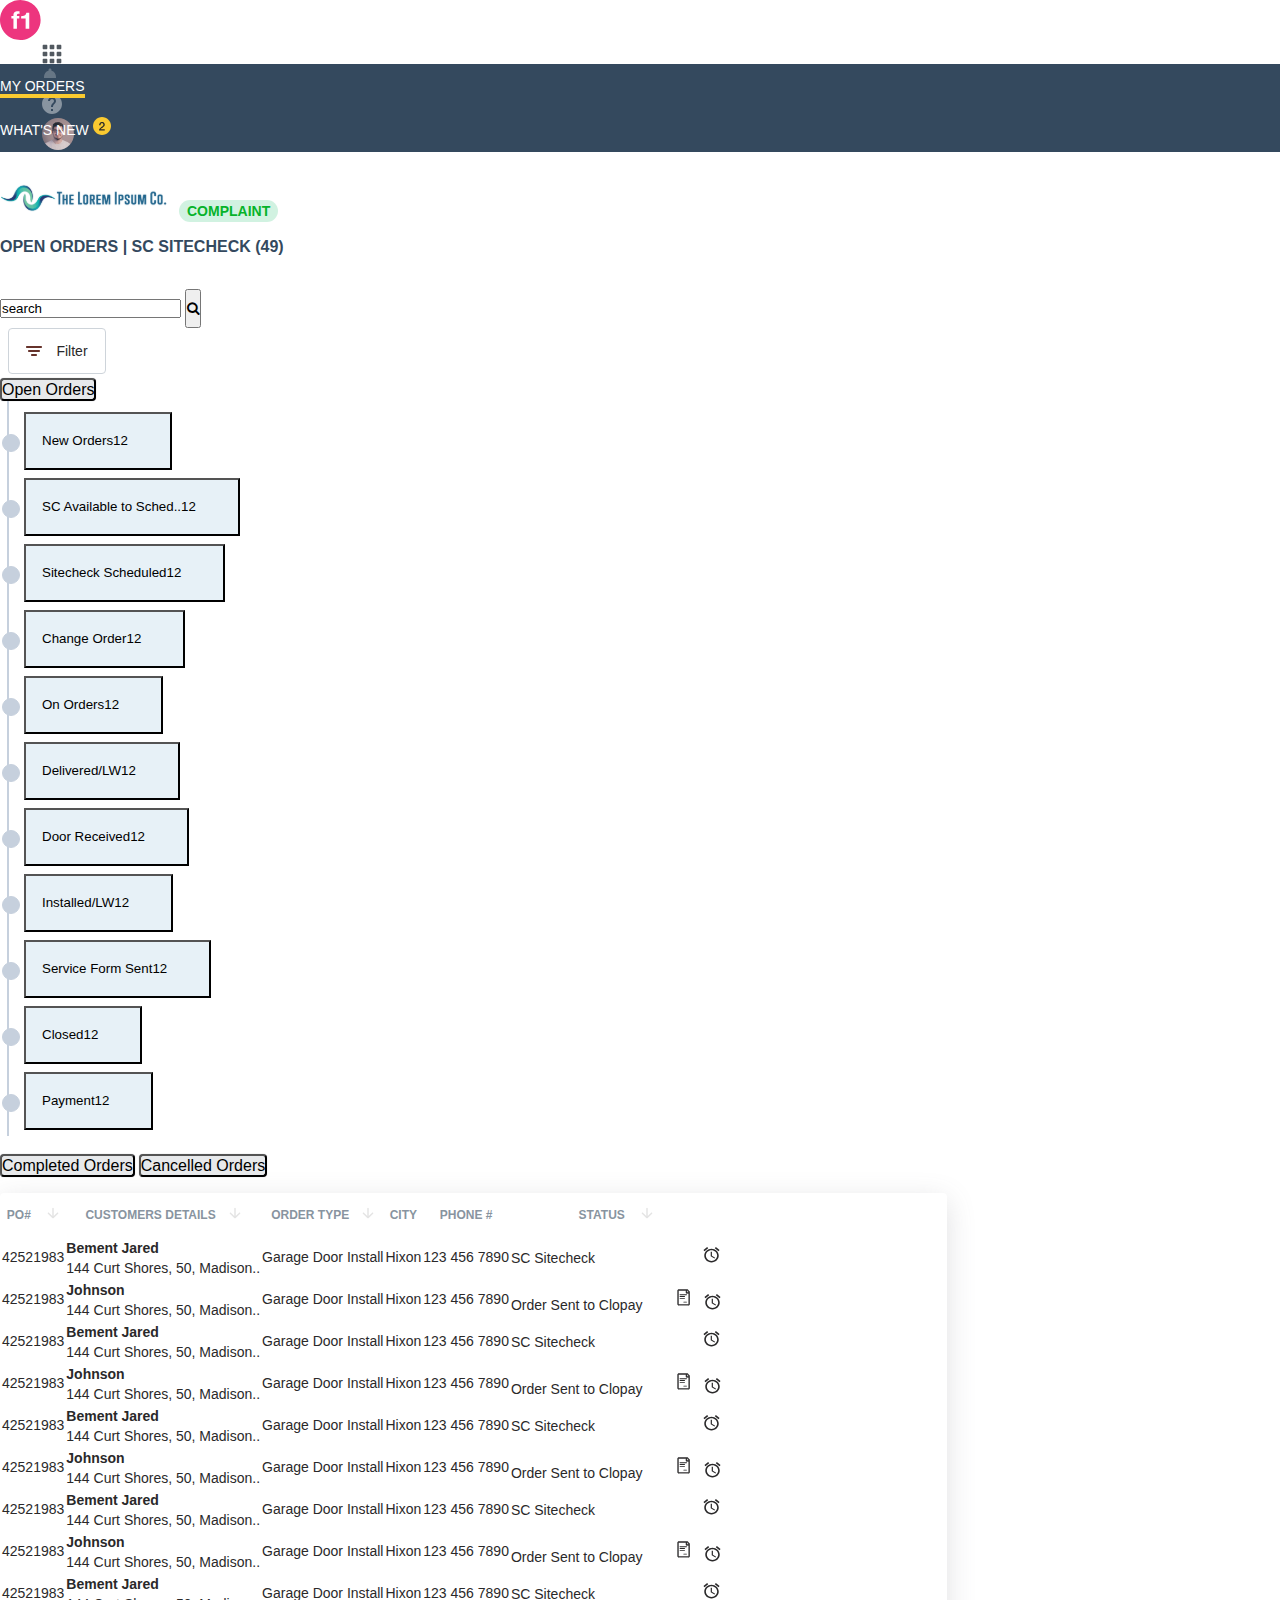
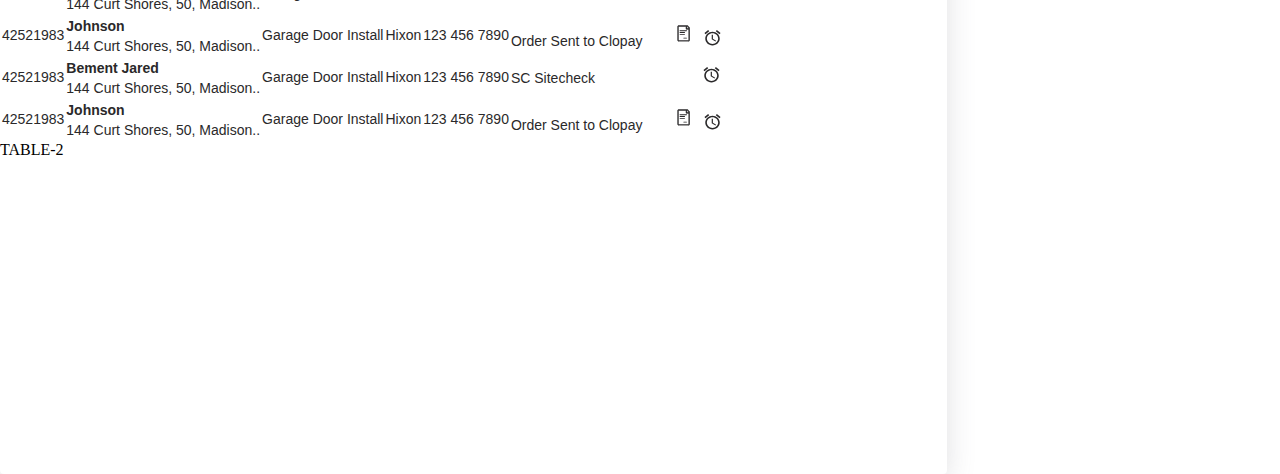
<file: index.html>
<!DOCTYPE html>
<html lang="en">
  <head>
    <meta charset="UTF-8" />
    <meta http-equiv="X-UA-Compatible" content="IE=edge" />
    <meta name="viewport" content="width=device-width, initial-scale=1.0" />
    <title>f1 Studioz.com</title>
    <link rel="stylesheet" href="style.css" />
    <link href="https://fonts.cdnfonts.com/css/helvetica-neue-9" rel="stylesheet">
                
    <link
      href="https://cdn.jsdelivr.net/npm/bootstrap@5.0.2/dist/css/bootstrap.min.css"
      rel="stylesheet"
      integrity="sha384-EVSTQN3/azprG1Anm3QDgpJLIm9Nao0Yz1ztcQTwFspd3yD65VohhpuuCOmLASjC"
      crossorigin="anonymous"
    />
    <link
      rel="stylesheet"
      href="https://cdnjs.cloudflare.com/ajax/libs/font-awesome/4.7.0/css/font-awesome.min.css"
    />
    <script
      src="https://cdn.jsdelivr.net/npm/bootstrap@5.0.2/dist/js/bootstrap.bundle.min.js"
      integrity="sha384-MrcW6ZMFYlzcLA8Nl+NtUVF0sA7MsXsP1UyJoMp4YLEuNSfAP+JcXn/tWtIaxVXM"
      crossorigin="anonymous"
    ></script>
  </head>
  <body>
    <!-- navbar -->
    <nav class="d-flex navbar bg-dark">
      <div class="container-fluid row-nav">
        <div class="logo">
          <a href="#"><img class="logo-v" src="images/f1.svg" alt="" /></a>
          <a href="#"><img class="logo-v" src="images/studioz.svg" alt="" /></a>
        </div>
        <ul class="d-flex m-0 my-auto">
          <li>
            <a class="nav-a" href="#"><img class="logo-v"  src="images/Mask.svg" alt="" /></a>
          </li>
          <li>
            <a class="nav-a" href="#"
              ><img class="logo-v"  src="images/notification.svg" alt=""
            /></a>
          </li>
          <li>
            <a class="nav-a" href="#"
              ><img class="logo-v"  src="images/qstnmark.svg" alt=""
            /></a>
          </li>
          <li>
            <a class="nav-a" href="#"
              ><img class="logo-v"  src="images/Oval Copy 2.svg" alt=""
            /></a>
          </li>
        </ul>
      </div>
    </nav>
    <!--end navbar -->
    <ul class="nav nav-tabs" id="myTab" role="tablist">
      <li class="nav-item" role="presentation">
        <a
          class="nav-link active"
          id="home-tab"
          data-bs-toggle="tab"
          href="#home"
          type="button"
          role="tab"
          aria-controls="home"
          aria-selected="true"
        >
          MY ORDERS
        </a>
      </li>
      <li class="nav-item h" role="presentation">
        <a
          class="nav-link"
          id="profile-tab"
          data-bs-toggle="tab"
          href="#profile"
          type="button"
          role="tab"
          aria-controls="profile"
          aria-selected="false"
        >
          WHAT'S NEW
      <img src="images/yellow2.svg" alt="">
        </a>
      </li>
    </ul>
    <div class="tab-content" id="myTabContent">
      <div
        class="tab-pane fade show active"
        id="home"
        role="tabpanel"
        aria-labelledby="home-tab"
      ></div>
      <div
        class="tab-pane fade"
        id="profile"
        role="tabpanel"
        aria-labelledby="profile-tab"
      ></div>
    </div>
    <!-- nav-tab --end -->
    <!-- searchbar -->
   
    <div class="container-fluid">
      <nav class="d-flex  justify-content-between">
            <div class="logo2 h-36  d-flex">
              <a  class="logo-2"ref="#"><img  class="logo-2" src="images/Bitmap (1).svg" alt="" /></a>
              <span><a class="green ">COMPLAINT</a></span>
              <h5 class="black-text">Open Orders | SC Sitecheck (49)</h5>
            </div>
            <ul class=" m-top d-flex ">
             
              <li>
                <div class="input-group newbtn search-btn">
                  <input class="form-control border-end-0 border" value="search" id="example-search-input">
                  <span class="input-group-append">
                      <button class="newbtn-a btn btn-outline-secondary bg-white border-start-0 border ms-n5" type="button">
                          <i class="fa fa-search"></i>
                      </button>
                  </span>
              </div>
              </li>
              <li>
                <div class="filter-btn">
            <img class="filter-img" src="images/filter.svg" alt="">
               <a  class="filter" href="#"> Filter</a>
              </div>
              </li>
            </ul>
          </div>
        </nav>
      </div>
    </div>
    <!-- end of searchbar -->
    <!-- collaps and table -->
    <div class="container-fluid">
      <div class="row  row-a">
        <div class="col-3">
      <div class="accordion" id="accordionExample">
        <div class="accordion-item">
          <h2 class="accordion-header" id="headingTwo">
            <button class="accordion-button collapsed" type="button" data-bs-toggle="collapse" data-bs-target="#collapseTwo" aria-expanded="false" aria-controls="collapseTwo">
              Open Orders
            </button>
          </h2>
          <div id="collapseTwo" class="accordion-collapse collapse" aria-labelledby="headingTwo" data-bs-parent="#accordionExample">
            <div class="accordion-body">
              <div class="d-flex align-items-start">
                <div class="nav flex-column nav-pills me-3" id="v-pills-tab" role="tablist" aria-orientation="vertical">
                  <button class="nav-link active" id="v-pills-home-tab" data-bs-toggle="pill" data-bs-target="#v-pills-home" type="button" role="tab" aria-controls="v-pills-home" aria-selected="true"><a class="space-btween" href="index2.html">New Orders<span class="mr-42">12</span></a> </button>
                  <button class="nav-link" id="v-pills-profile-tab" data-bs-toggle="pill" data-bs-target="#v-pills-profile" type="button" role="tab" aria-controls="v-pills-profile" aria-selected="false"> <a class="space-btween"  href="index2.html">SC Available to Sched..<span class="mr-42">12</span></a> </button>
                  <button class="nav-link active" id="v-pills-home-tab" data-bs-toggle="pill" data-bs-target="#v-pills-home" type="button" role="tab" aria-controls="v-pills-home" aria-selected="true"><a class="space-btween"  href="#"> Sitecheck Scheduled<span class="mr-42">12</span></a></button>
                  <button class="nav-link active" id="v-pills-home-tab" data-bs-toggle="pill" data-bs-target="#v-pills-home" type="button" role="tab" aria-controls="v-pills-home" aria-selected="true"><a class="space-btween"  href="#">Change Order<span class="mr-42">12</span></a> </button>
                  <button class="nav-link active" id="v-pills-home-tab" data-bs-toggle="pill" data-bs-target="#v-pills-home" type="button" role="tab" aria-controls="v-pills-home" aria-selected="true"> <a class="space-btween"  href="#">On Orders<span class="mr-42">12</span></a></button>
                  <button class="nav-link active" id="v-pills-home-tab" data-bs-toggle="pill" data-bs-target="#v-pills-home" type="button" role="tab" aria-controls="v-pills-home" aria-selected="true"><a class="space-btween"  href="#">Delivered/LW<span class="mr-42">12</span></a></button>
                  <button class="nav-link active" id="v-pills-home-tab" data-bs-toggle="pill" data-bs-target="#v-pills-home" type="button" role="tab" aria-controls="v-pills-home" aria-selected="true"><a class="space-btween"  href="#"> Door Received<span class="mr-42">12</span></a></button>
                  <button class="nav-link active" id="v-pills-home-tab" data-bs-toggle="pill" data-bs-target="#v-pills-home" type="button" role="tab" aria-controls="v-pills-home" aria-selected="true"><a class="space-btween"  href="#">Installed/LW<span class="mr-42">12</span></a> </button>
                  <button class="nav-link active" id="v-pills-home-tab" data-bs-toggle="pill" data-bs-target="#v-pills-home" type="button" role="tab" aria-controls="v-pills-home" aria-selected="true"><a class="space-btween"  href="#"> Service Form Sent<span class="mr-42">12</span></a></button>
                  <button class="nav-link active" id="v-pills-home-tab" data-bs-toggle="pill" data-bs-target="#v-pills-home" type="button" role="tab" aria-controls="v-pills-home" aria-selected="true"><a class="space-btween"  href="#">Closed<span class="mr-42">12</span></a> </button>
                  <button class="nav-link active" id="v-pills-home-tab" data-bs-toggle="pill" data-bs-target="#v-pills-home" type="button" role="tab" aria-controls="v-pills-home" aria-selected="true"> <a class="space-btween"  href="#">Payment<span class="mr-42">12</span></a> </button>
                </div>
                
              </div>
              </div>
            </div>
  
  
          <!-- "" -->
     
      
       </div>
      </div>
      <button class="accordion-button collapsed m-16" type="button" data-bs-toggle="collapse" data-bs-target="#collapseTwo" aria-expanded="false" aria-controls="collapseTwo">
        Completed Orders
      </button>
      <button class="accordion-button collapsed" type="button" data-bs-toggle="collapse" data-bs-target="#collapseTwo" aria-expanded="false" aria-controls="collapseTwo">
        Cancelled Orders
      </button>
      </div>
       <div class="col-9">
        
        <div class="tab-content" id="v-pills-tabContent">
          <div class="tab-pane fade show active" id="v-pills-home" role="tabpanel" aria-labelledby="v-pills-home-tab">
            <div class="table-responsive">
            <table class="table table-striped table table-bordered caption-top">

              <thead>
                <tr>
                  <th scope="col"><a class="table-a" href="#">PO# <span class="path"><img  src="images/Path.svg" alt=""></span></a></th>
                  <th scope="col"><a class="table-a"href="#">CUSTOMERS DETAILS<span class="path"><img  src="images/Path.svg" alt=""></span></a></th>
                  <th scope="col"><a class="table-a"href="#">ORDER TYPE<span class="path"><img  src="images/Path.svg" alt=""></span></a></th>
                  <th scope="col"><a class="table-a" href="#">CITY</a></th>
                  <th scope="col"><a class="table-a"href="#">PHONE #</a></th>
                  <th scope="col"><a class="table-a"href="#">STATUS <span class="path"><img  src="images/Path.svg" alt=""></span></a></th>
                  
                </tr>
              </thead>
              <tbody>
                <tr>
                  <th class="th" scope="row">42521983</th>
                  <td><a class="customer"href="order.html"><h4 class="name">Bement Jared</h4>144 Curt Shores, 50, Madison..</a></td>
                  <td class="garage"><a class="install" href="order.html">Garage Door Install</a></td>
                  <td class="hixson"><a class="hixon-a" href="#">Hixon</a></td>
                  <td class="phone"><a class="phone-a" href="#">123 456 7890</a></td>
                  <td class="status"><a class="status-a" href="#">SC Sitecheck</a><span class="time"><img src="images/time.svg" alt=""></span></td>
                </tr>
                <tr>
                  <th class="th" scope="row">42521983</th>
                  <td><a class="customer"href="order.html"><h4 class="name">Johnson</h4>144 Curt Shores, 50, Madison..</a></td>
                  <td class="garage"><a class="install" href="order.html">Garage Door Install</a></td>
                  <td class="hixson"><a class="hixon-a" href="#">Hixon</a></td>
                  <td class="phone"><a class="phone-a" href="#">123 456 7890</a></td>
                  <td class="status"><a class="status-a" href="#">Order Sent to Clopay</a><span class="staus-img"><img src="images/status.svg" alt=""></span><span class="time-2"><img src="images/time.svg" alt=""></span></td>
                </tr>
                <tr>
                  <th class="th" scope="row">42521983</th>
                  <td><a class="customer"href="order.html"><h4 class="name">Bement Jared</h4>144 Curt Shores, 50, Madison..</a></td>
                  <td class="garage"><a class="install" href="order.html">Garage Door Install</a></td>
                  <td class="hixson"><a class="hixon-a" href="#">Hixon</a></td>
                  <td class="phone"><a class="phone-a" href="#">123 456 7890</a></td>
                  <td class="status"><a class="status-a" href="#">SC Sitecheck</a><span class="time"><img src="images/time.svg" alt=""></span></td>
                </tr>
                <tr>
                  <th class="th" scope="row">42521983</th>
                  <td><a class="customer"href="order.html"><h4 class="name">Johnson</h4>144 Curt Shores, 50, Madison..</a></td>
                  <td class="garage"><a class="install" href="#">Garage Door Install</a></td>
                  <td class="hixson"><a class="hixon-a" href="#">Hixon</a></td>
                  <td class="phone"><a class="phone-a" href="#">123 456 7890</a></td>
                  <td class="status"><a class="status-a" href="#">Order Sent to Clopay</a><span class="staus-img"><img src="images/status.svg" alt=""></span><span class="time-2"><img src="images/time.svg" alt=""></span></td>
                </tr>
                <tr>
                  <th class="th" scope="row">42521983</th>
                  <td><a class="customer"href="order.html"><h4 class="name">Bement Jared</h4>144 Curt Shores, 50, Madison..</a></td>
                  <td class="garage"><a class="install" href="order.html">Garage Door Install</a></td>
                  <td class="hixson"><a class="hixon-a" href="#">Hixon</a></td>
                  <td class="phone"><a class="phone-a" href="#">123 456 7890</a></td>
                  <td class="status"><a class="status-a" href="#">SC Sitecheck</a><span class="time"><img src="images/time.svg" alt=""></span></td>
                </tr>
                <tr>
                  <th class="th" scope="row">42521983</th>
                  <td><a class="customer"href="#"><h4 class="name">Johnson</h4>144 Curt Shores, 50, Madison..</a></td>
                  <td class="garage"><a class="install" href="#">Garage Door Install</a></td>
                  <td class="hixson"><a class="hixon-a" href="#">Hixon</a></td>
                  <td class="phone"><a class="phone-a" href="#">123 456 7890</a></td>
                  <td class="status"><a class="status-a" href="#">Order Sent to Clopay</a><span class="staus-img"><img src="images/status.svg" alt=""></span><span class="time-2"><img src="images/time.svg" alt=""></span></td>
                </tr>
                <tr>
                  <th class="th" scope="row">42521983</th>
                  <td><a class="customer"href="#"><h4 class="name">Bement Jared</h4>144 Curt Shores, 50, Madison..</a></td>
                  <td class="garage"><a class="install" href="#">Garage Door Install</a></td>
                  <td class="hixson"><a class="hixon-a" href="#">Hixon</a></td>
                  <td class="phone"><a class="phone-a" href="#">123 456 7890</a></td>
                  <td class="status"><a class="status-a" href="#">SC Sitecheck</a><span class="time"><img src="images/time.svg" alt=""></span></td>
                </tr>
                <tr>
                  <th class="th" scope="row">42521983</th>
                  <td><a class="customer"href="#"><h4 class="name">Johnson</h4>144 Curt Shores, 50, Madison..</a></td>
                  <td class="garage"><a class="install" href="#">Garage Door Install</a></td>
                  <td class="hixson"><a class="hixon-a" href="#">Hixon</a></td>
                  <td class="phone"><a class="phone-a" href="#">123 456 7890</a></td>
                  <td class="status"><a class="status-a" href="#">Order Sent to Clopay</a><span class="staus-img"><img src="images/status.svg" alt=""></span><span class="time-2"><img src="images/time.svg" alt=""></span></td>
                </tr>
                <tr>
                  <th class="th" scope="row">42521983</th>
                  <td><a class="customer"href="#"><h4 class="name">Bement Jared</h4>144 Curt Shores, 50, Madison..</a></td>
                  <td class="garage"><a class="install" href="#">Garage Door Install</a></td>
                  <td class="hixson"><a class="hixon-a" href="#">Hixon</a></td>
                  <td class="phone"><a class="phone-a" href="#">123 456 7890</a></td>
                  <td class="status"><a class="status-a" href="#">SC Sitecheck</a><span class="time"><img src="images/time.svg" alt=""></span></td>
                </tr>
                <tr>
                  <th class="th" scope="row">42521983</th>
                  <td><a class="customer"href="#"><h4 class="name">Johnson</h4>144 Curt Shores, 50, Madison..</a></td>
                  <td class="garage"><a class="install" href="#">Garage Door Install</a></td>
                  <td class="hixson"><a class="hixon-a" href="#">Hixon</a></td>
                  <td class="phone"><a class="phone-a" href="#">123 456 7890</a></td>
                  <td class="status"><a class="status-a" href="#">Order Sent to Clopay</a><span class="staus-img"><img src="images/status.svg" alt=""></span><span class="time-2"><img src="images/time.svg" alt=""></span></td>
                </tr>
                <tr>
                  <th class="th" scope="row">42521983</th>
                  <td><a class="customer"href="#"><h4 class="name">Bement Jared</h4>144 Curt Shores, 50, Madison..</a></td>
                  <td class="garage"><a class="install" href="#">Garage Door Install</a></td>
                  <td class="hixson"><a class="hixon-a" href="#">Hixon</a></td>
                  <td class="phone"><a class="phone-a" href="#">123 456 7890</a></td>
                  <td class="status"><a class="status-a" href="#">SC Sitecheck</a><span class="time"><img src="images/time.svg" alt=""></span></td>
                </tr>
                <tr>
                  <th class="th" scope="row">42521983</th>
                  <td><a class="customer"href="#"><h4 class="name">Johnson</h4>144 Curt Shores, 50, Madison..</a></td>
                  <td class="garage"><a class="install" href="#">Garage Door Install</a></td>
                  <td class="hixson"><a class="hixon-a" href="#">Hixon</a></td>
                  <td class="phone"><a class="phone-a" href="#">123 456 7890</a></td>
                  <td class="status"><a class="status-a" href="#">Order Sent to Clopay</a><span class="staus-img"><img src="images/status.svg" alt=""></span><span class="time-2"><img src="images/time.svg" alt=""></span></td>
                </tr>
               
               </tbody>
              </thead>
            </table>
          </div>
          </div>
           <div class="tab-pane fade" id="v-pills-profile" role="tabpanel" aria-labelledby="v-pills-profile-tab">TABLE-2<table class="table caption-top">
          </div> 
        </div>
        </div>
        </div>
    </div>
  </body>
</html>
</file>
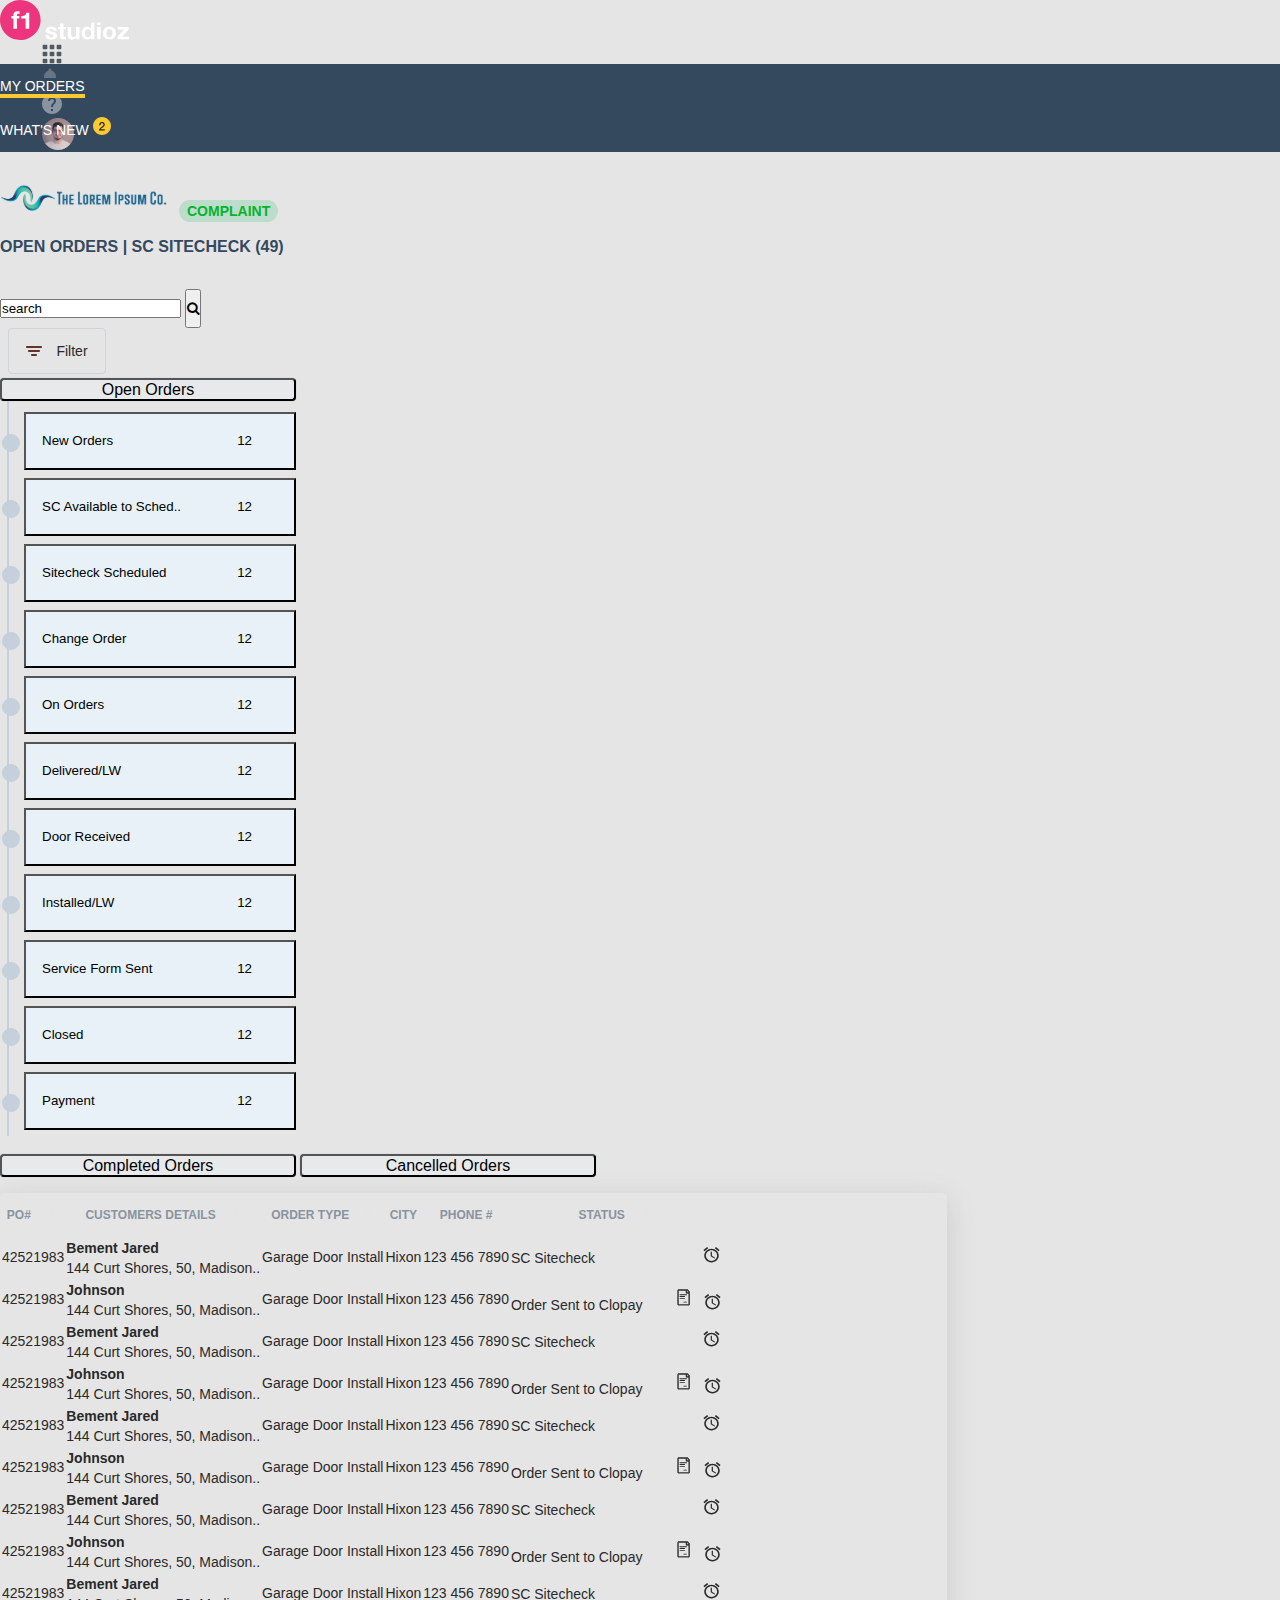
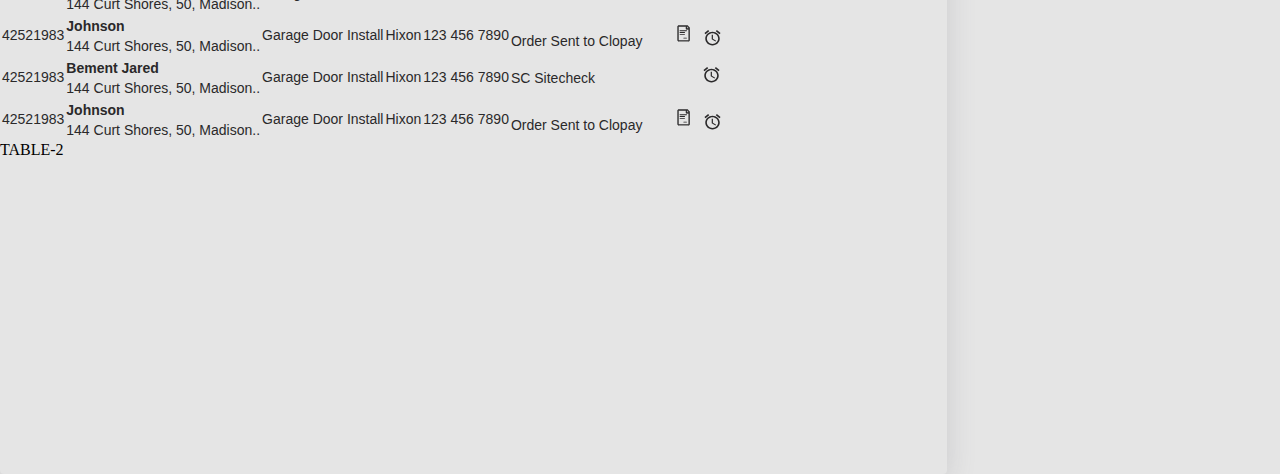
<file: index2.html>
<!DOCTYPE html>
<html lang="en">
  <head>
    <meta charset="UTF-8" />
    <meta http-equiv="X-UA-Compatible" content="IE=edge" />
    <meta name="viewport" content="width=device-width, initial-scale=1.0" />
    <title>table</title>
    <link rel="stylesheet" href="style2.css" />
    <link href="https://fonts.cdnfonts.com/css/helvetica-neue-9" rel="stylesheet">
                
    <link
      href="https://cdn.jsdelivr.net/npm/bootstrap@5.0.2/dist/css/bootstrap.min.css"
      rel="stylesheet"
      integrity="sha384-EVSTQN3/azprG1Anm3QDgpJLIm9Nao0Yz1ztcQTwFspd3yD65VohhpuuCOmLASjC"
      crossorigin="anonymous"
    />
    <link
      rel="stylesheet"
      href="https://cdnjs.cloudflare.com/ajax/libs/font-awesome/4.7.0/css/font-awesome.min.css"
    />
    <script
      src="https://cdn.jsdelivr.net/npm/bootstrap@5.0.2/dist/js/bootstrap.bundle.min.js"
      integrity="sha384-MrcW6ZMFYlzcLA8Nl+NtUVF0sA7MsXsP1UyJoMp4YLEuNSfAP+JcXn/tWtIaxVXM"
      crossorigin="anonymous"
    ></script>
  </head>
  <body>
    <!-- navbar -->
    <nav class="d-flex navbar bg-dark">
      <div class="container-fluid row-nav">
        <div class="logo">
          <a href="#"><img class="logo-v" src="images/f1.svg" alt="" /></a>
          <a href="#"><img class="logo-v" src="images/studioz.svg" alt="" /></a>
        </div>
        <ul class="d-flex m-0 my-auto">
          <li>
            <a class="nav-a" href="#"><img class="logo-v"  src="images/Mask.svg" alt="" /></a>
          </li>
          <li>
            <a class="nav-a" href="#"
              ><img class="logo-v"  src="images/notification.svg" alt=""
            /></a>
          </li>
          <li>
            <a class="nav-a" href="#"
              ><img class="logo-v"  src="images/qstnmark.svg" alt=""
            /></a>
          </li>
          <li>
            <a class="nav-a" href="#"
              ><img class="logo-v"  src="images/Oval Copy 2.svg" alt=""
            /></a>
          </li>
        </ul>
      </div>
    </nav>
    <!--end navbar -->
    <ul class="nav nav-tabs" id="myTab" role="tablist">
      <li class="nav-item" role="presentation">
        <a
          class="nav-link active"
          id="home-tab"
          data-bs-toggle="tab"
          href="#home"
          type="button"
          role="tab"
          aria-controls="home"
          aria-selected="true"
        >
          MY ORDERS
        </a>
      </li>
      <li class="nav-item h" role="presentation">
        <a
          class="nav-link"
          id="profile-tab"
          data-bs-toggle="tab"
          href="#profile"
          type="button"
          role="tab"
          aria-controls="profile"
          aria-selected="false"
        >
          WHAT'S NEW
      <img src="images/yellow2.svg" alt="">
        </a>
      </li>
    </ul>
    <div class="tab-content" id="myTabContent">
      <div
        class="tab-pane fade show active"
        id="home"
        role="tabpanel"
        aria-labelledby="home-tab"
      ></div>
      <div
        class="tab-pane fade"
        id="profile"
        role="tabpanel"
        aria-labelledby="profile-tab"
      ></div>
    </div>
    <!-- nav-tab --end -->
    <!-- searchbar -->
   
    <div class="container-fluid">
      <nav class="d-flex  justify-content-between">
            <div class="logo2 h-36  d-flex">
              <a  class="logo-2"ref="#"><img  class="logo-2" src="images/Bitmap (1).svg" alt="" /></a>
              <span><a class="green ">COMPLAINT</a></span>
              <h5 class="black-text">Open Orders | SC Sitecheck (49)</h5>
            </div>
            <ul class=" m-top d-flex ">
             
              <li>
                <div class="input-group newbtn search-btn">
                  <input class="form-control border-end-0 border" value="search" id="example-search-input">
                  <span class="input-group-append">
                      <button class="newbtn-a btn btn-outline-secondary bg-white border-start-0 border ms-n5" type="button">
                          <i class="fa fa-search"></i>
                      </button>
                  </span>
              </div>
              </li>
              <li>
                <div class="filter-btn">
            <img class="filter-img" src="images/filter.svg" alt="">
               <a  class="filter" href="#"> Filter</a>
              </div>
              </li>
            </ul>
          </div>
        </nav>
      </div>
    </div>
    <!-- end of searchbar -->
    <!-- collaps and table -->
    <div class="container-fluid">
      <div class="row  row-a">
        <div class="col-3 display-none">
      <div class="accordion" id="accordionExample">
        <div class="accordion-item">
          <h2 class="accordion-header" id="headingTwo">
            <button class="accordion-button collapsed" type="button" data-bs-toggle="collapse" data-bs-target="#collapseTwo" aria-expanded="false" aria-controls="collapseTwo">
              Open Orders
            </button>
          </h2>
          <div id="collapseTwo" class="accordion-collapse collapse" aria-labelledby="headingTwo" data-bs-parent="#accordionExample">
            <div class="accordion-body">
              <div class="d-flex align-items-start">
                <div class="nav flex-column nav-pills me-3" id="v-pills-tab" role="tablist" aria-orientation="vertical">
                  <button class="nav-link active" id="v-pills-home-tab" data-bs-toggle="pill" data-bs-target="#v-pills-home" type="button" role="tab" aria-controls="v-pills-home" aria-selected="true"><a class="space-btween" href="#">New Orders<span class="mr-42">12</span></a> </button>
                  <button class="nav-link" id="v-pills-profile-tab" data-bs-toggle="pill" data-bs-target="#v-pills-profile" type="button" role="tab" aria-controls="v-pills-profile" aria-selected="false"> <a class="space-btween"  href="#">SC Available to Sched..<span class="mr-42">12</span></a> </button>
                  <button class="nav-link active" id="v-pills-home-tab" data-bs-toggle="pill" data-bs-target="#v-pills-home" type="button" role="tab" aria-controls="v-pills-home" aria-selected="true"><a class="space-btween"  href="#"> Sitecheck Scheduled<span class="mr-42">12</span></a></button>
                  <button class="nav-link active" id="v-pills-home-tab" data-bs-toggle="pill" data-bs-target="#v-pills-home" type="button" role="tab" aria-controls="v-pills-home" aria-selected="true"><a class="space-btween"  href="#">Change Order<span class="mr-42">12</span></a> </button>
                  <button class="nav-link active" id="v-pills-home-tab" data-bs-toggle="pill" data-bs-target="#v-pills-home" type="button" role="tab" aria-controls="v-pills-home" aria-selected="true"> <a class="space-btween"  href="#">On Orders<span class="mr-42">12</span></a></button>
                  <button class="nav-link active" id="v-pills-home-tab" data-bs-toggle="pill" data-bs-target="#v-pills-home" type="button" role="tab" aria-controls="v-pills-home" aria-selected="true"><a class="space-btween"  href="#">Delivered/LW<span class="mr-42">12</span></a></button>
                  <button class="nav-link active" id="v-pills-home-tab" data-bs-toggle="pill" data-bs-target="#v-pills-home" type="button" role="tab" aria-controls="v-pills-home" aria-selected="true"><a class="space-btween"  href="#"> Door Received<span class="mr-42">12</span></a></button>
                  <button class="nav-link active" id="v-pills-home-tab" data-bs-toggle="pill" data-bs-target="#v-pills-home" type="button" role="tab" aria-controls="v-pills-home" aria-selected="true"><a class="space-btween"  href="#">Installed/LW<span class="mr-42">12</span></a> </button>
                  <button class="nav-link active" id="v-pills-home-tab" data-bs-toggle="pill" data-bs-target="#v-pills-home" type="button" role="tab" aria-controls="v-pills-home" aria-selected="true"><a class="space-btween"  href="#"> Service Form Sent<span class="mr-42">12</span></a></button>
                  <button class="nav-link active" id="v-pills-home-tab" data-bs-toggle="pill" data-bs-target="#v-pills-home" type="button" role="tab" aria-controls="v-pills-home" aria-selected="true"><a class="space-btween"  href="#">Closed<span class="mr-42">12</span></a> </button>
                  <button class="nav-link active" id="v-pills-home-tab" data-bs-toggle="pill" data-bs-target="#v-pills-home" type="button" role="tab" aria-controls="v-pills-home" aria-selected="true"> <a class="space-btween"  href="#">Payment<span class="mr-42">12</span></a> </button>
                </div>
                
              </div>
              </div>
            </div>
  
  
          <!-- "" -->
     
      
       </div>
      </div>
      <button class="accordion-button collapsed m-16" type="button" data-bs-toggle="collapse" data-bs-target="#collapseTwo" aria-expanded="false" aria-controls="collapseTwo">
        Completed Orders
      </button>
      <button class="accordion-button collapsed" type="button" data-bs-toggle="collapse" data-bs-target="#collapseTwo" aria-expanded="false" aria-controls="collapseTwo">
        Cancelled Orders
      </button>
      </div>
       <div class="col-9">
        
        <div class="tab-content" id="v-pills-tabContent">
          <div class="tab-pane fade show active" id="v-pills-home" role="tabpanel" aria-labelledby="v-pills-home-tab">
            <div class="table-responsive">
            <table class="table table-striped table table-bordered caption-top">

              <thead>
                <tr>
                  <th scope="col"><a class="table-a" href="#">PO# <span class="path"><img  src="images/Path.svg" alt=""></span></a></th>
                  <th scope="col"><a class="table-a"href="#">CUSTOMERS DETAILS<span class="path"><img  src="images/Path.svg" alt=""></span></a></th>
                  <th scope="col"><a class="table-a"href="#">ORDER TYPE<span class="path"><img  src="images/Path.svg" alt=""></span></a></th>
                  <th scope="col"><a class="table-a" href="#">CITY</a></th>
                  <th scope="col"><a class="table-a"href="#">PHONE #</a></th>
                  <th scope="col"><a class="table-a"href="#">STATUS <span class="path"><img  src="images/Path.svg" alt=""></span></a></th>
                  
                </tr>
              </thead>
              <tbody>
                <tr>
                  <th class="th" scope="row">42521983</th>
                  <td><a class="customer"href="order.html"><h4 class="name">Bement Jared</h4>144 Curt Shores, 50, Madison..</a></td>
                  <td class="garage"><a class="install" href="order.html">Garage Door Install</a></td>
                  <td class="hixson"><a class="hixon-a" href="#">Hixon</a></td>
                  <td class="phone"><a class="phone-a" href="#">123 456 7890</a></td>
                  <td class="status"><a class="status-a" href="#">SC Sitecheck</a><span class="time"><img src="images/time.svg" alt=""></span></td>
                </tr>
                <tr>
                  <th class="th" scope="row">42521983</th>
                  <td><a class="customer"href="order.html"><h4 class="name">Johnson</h4>144 Curt Shores, 50, Madison..</a></td>
                  <td class="garage"><a class="install" href="order.html">Garage Door Install</a></td>
                  <td class="hixson"><a class="hixon-a" href="#">Hixon</a></td>
                  <td class="phone"><a class="phone-a" href="#">123 456 7890</a></td>
                  <td class="status"><a class="status-a" href="#">Order Sent to Clopay</a><span class="staus-img"><img src="images/status.svg" alt=""></span><span class="time-2"><img src="images/time.svg" alt=""></span></td>
                </tr>
                <tr>
                  <th class="th" scope="row">42521983</th>
                  <td><a class="customer"href="order.html"><h4 class="name">Bement Jared</h4>144 Curt Shores, 50, Madison..</a></td>
                  <td class="garage"><a class="install" href="order.html">Garage Door Install</a></td>
                  <td class="hixson"><a class="hixon-a" href="#">Hixon</a></td>
                  <td class="phone"><a class="phone-a" href="#">123 456 7890</a></td>
                  <td class="status"><a class="status-a" href="#">SC Sitecheck</a><span class="time"><img src="images/time.svg" alt=""></span></td>
                </tr>
                <tr>
                  <th class="th" scope="row">42521983</th>
                  <td><a class="customer"href="order.html"><h4 class="name">Johnson</h4>144 Curt Shores, 50, Madison..</a></td>
                  <td class="garage"><a class="install" href="#">Garage Door Install</a></td>
                  <td class="hixson"><a class="hixon-a" href="#">Hixon</a></td>
                  <td class="phone"><a class="phone-a" href="#">123 456 7890</a></td>
                  <td class="status"><a class="status-a" href="#">Order Sent to Clopay</a><span class="staus-img"><img src="images/status.svg" alt=""></span><span class="time-2"><img src="images/time.svg" alt=""></span></td>
                </tr>
                <tr>
                  <th class="th" scope="row">42521983</th>
                  <td><a class="customer"href="order.html"><h4 class="name">Bement Jared</h4>144 Curt Shores, 50, Madison..</a></td>
                  <td class="garage"><a class="install" href="order.html">Garage Door Install</a></td>
                  <td class="hixson"><a class="hixon-a" href="#">Hixon</a></td>
                  <td class="phone"><a class="phone-a" href="#">123 456 7890</a></td>
                  <td class="status"><a class="status-a" href="#">SC Sitecheck</a><span class="time"><img src="images/time.svg" alt=""></span></td>
                </tr>
                <tr>
                  <th class="th" scope="row">42521983</th>
                  <td><a class="customer"href="#"><h4 class="name">Johnson</h4>144 Curt Shores, 50, Madison..</a></td>
                  <td class="garage"><a class="install" href="#">Garage Door Install</a></td>
                  <td class="hixson"><a class="hixon-a" href="#">Hixon</a></td>
                  <td class="phone"><a class="phone-a" href="#">123 456 7890</a></td>
                  <td class="status"><a class="status-a" href="#">Order Sent to Clopay</a><span class="staus-img"><img src="images/status.svg" alt=""></span><span class="time-2"><img src="images/time.svg" alt=""></span></td>
                </tr>
                <tr>
                  <th class="th" scope="row">42521983</th>
                  <td><a class="customer"href="#"><h4 class="name">Bement Jared</h4>144 Curt Shores, 50, Madison..</a></td>
                  <td class="garage"><a class="install" href="#">Garage Door Install</a></td>
                  <td class="hixson"><a class="hixon-a" href="#">Hixon</a></td>
                  <td class="phone"><a class="phone-a" href="#">123 456 7890</a></td>
                  <td class="status"><a class="status-a" href="#">SC Sitecheck</a><span class="time"><img src="images/time.svg" alt=""></span></td>
                </tr>
                <tr>
                  <th class="th" scope="row">42521983</th>
                  <td><a class="customer"href="#"><h4 class="name">Johnson</h4>144 Curt Shores, 50, Madison..</a></td>
                  <td class="garage"><a class="install" href="#">Garage Door Install</a></td>
                  <td class="hixson"><a class="hixon-a" href="#">Hixon</a></td>
                  <td class="phone"><a class="phone-a" href="#">123 456 7890</a></td>
                  <td class="status"><a class="status-a" href="#">Order Sent to Clopay</a><span class="staus-img"><img src="images/status.svg" alt=""></span><span class="time-2"><img src="images/time.svg" alt=""></span></td>
                </tr>
                <tr>
                  <th class="th" scope="row">42521983</th>
                  <td><a class="customer"href="#"><h4 class="name">Bement Jared</h4>144 Curt Shores, 50, Madison..</a></td>
                  <td class="garage"><a class="install" href="#">Garage Door Install</a></td>
                  <td class="hixson"><a class="hixon-a" href="#">Hixon</a></td>
                  <td class="phone"><a class="phone-a" href="#">123 456 7890</a></td>
                  <td class="status"><a class="status-a" href="#">SC Sitecheck</a><span class="time"><img src="images/time.svg" alt=""></span></td>
                </tr>
                <tr>
                  <th class="th" scope="row">42521983</th>
                  <td><a class="customer"href="#"><h4 class="name">Johnson</h4>144 Curt Shores, 50, Madison..</a></td>
                  <td class="garage"><a class="install" href="#">Garage Door Install</a></td>
                  <td class="hixson"><a class="hixon-a" href="#">Hixon</a></td>
                  <td class="phone"><a class="phone-a" href="#">123 456 7890</a></td>
                  <td class="status"><a class="status-a" href="#">Order Sent to Clopay</a><span class="staus-img"><img src="images/status.svg" alt=""></span><span class="time-2"><img src="images/time.svg" alt=""></span></td>
                </tr>
                <tr>
                  <th class="th" scope="row">42521983</th>
                  <td><a class="customer"href="#"><h4 class="name">Bement Jared</h4>144 Curt Shores, 50, Madison..</a></td>
                  <td class="garage"><a class="install" href="#">Garage Door Install</a></td>
                  <td class="hixson"><a class="hixon-a" href="#">Hixon</a></td>
                  <td class="phone"><a class="phone-a" href="#">123 456 7890</a></td>
                  <td class="status"><a class="status-a" href="#">SC Sitecheck</a><span class="time"><img src="images/time.svg" alt=""></span></td>
                </tr>
                <tr>
                  <th class="th" scope="row">42521983</th>
                  <td><a class="customer"href="#"><h4 class="name">Johnson</h4>144 Curt Shores, 50, Madison..</a></td>
                  <td class="garage"><a class="install" href="#">Garage Door Install</a></td>
                  <td class="hixson"><a class="hixon-a" href="#">Hixon</a></td>
                  <td class="phone"><a class="phone-a" href="#">123 456 7890</a></td>
                  <td class="status"><a class="status-a" href="#">Order Sent to Clopay</a><span class="staus-img"><img src="images/status.svg" alt=""></span><span class="time-2"><img src="images/time.svg" alt=""></span></td>
                </tr>
               
               </tbody>
              </thead>
            </table>
          </div>
          </div>
           <div class="tab-pane fade" id="v-pills-profile" role="tabpanel" aria-labelledby="v-pills-profile-tab">TABLE-2<table class="table caption-top">
          </div> 
        </div>
        </div>
        </div>
    </div>
  </body>
</html>
</file>
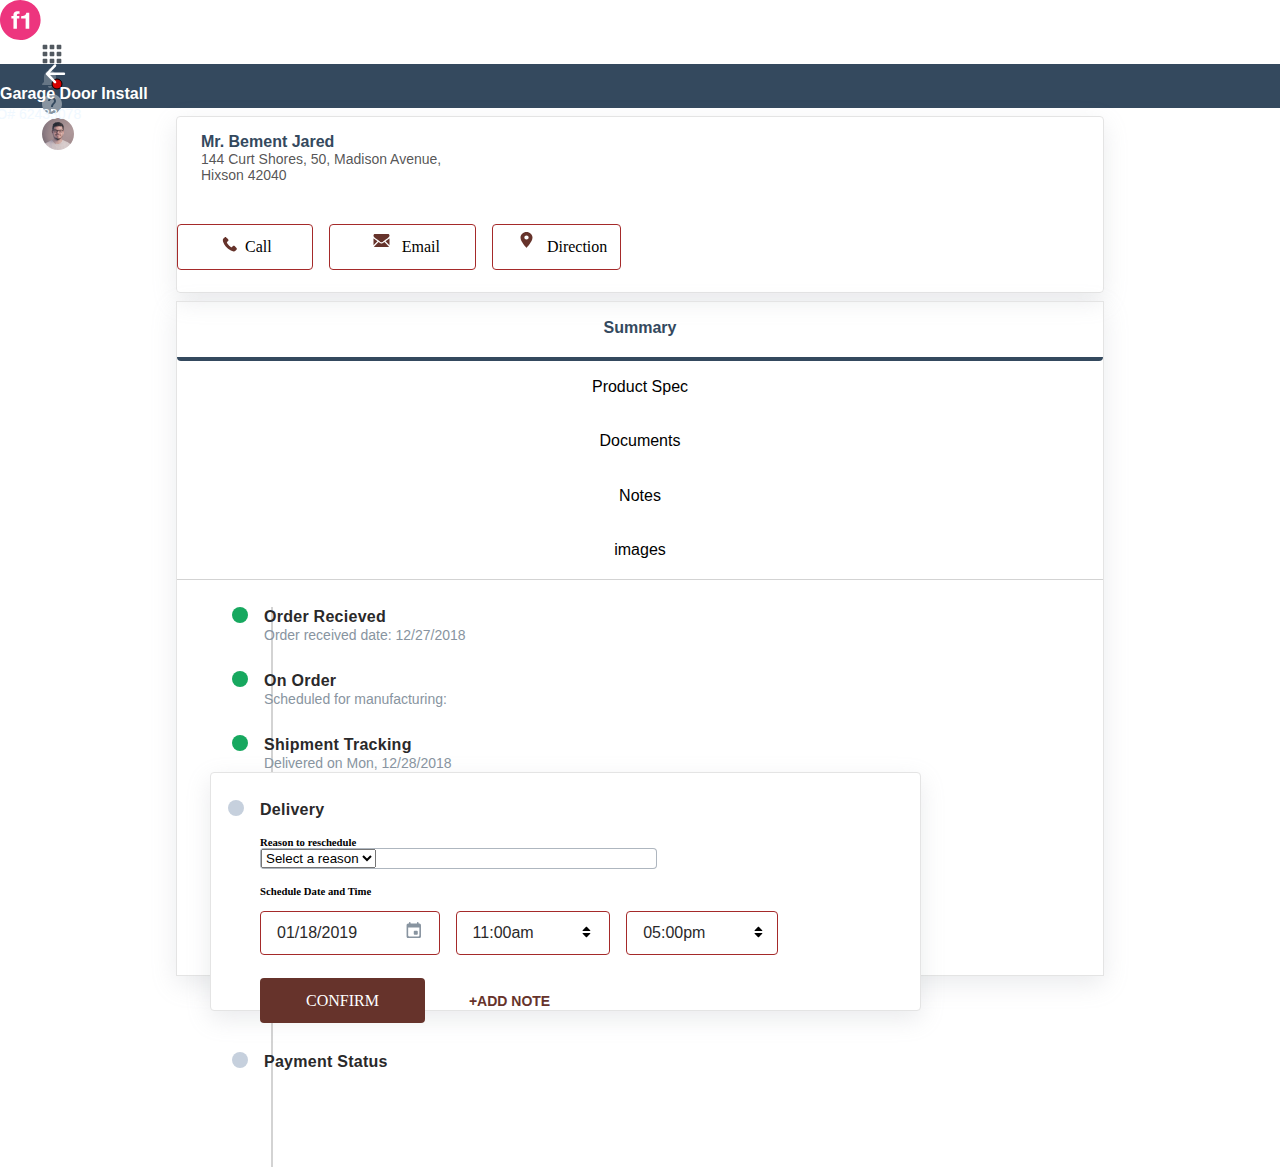
<file: order.html>
<!DOCTYPE html>
<html lang="en">
  <head>
    <meta charset="UTF-8" />
    <meta http-equiv="X-UA-Compatible" content="IE=edge" />
    <meta name="viewport" content="width=device-width, initial-scale=1.0" />
    <title>Order details.com</title>
    <link rel="stylesheet" href="style.css" />

    <link
      href="https://fonts.cdnfonts.com/css/helvetica-neue-9"
      rel="stylesheet"
    />

    <link
      href="https://cdn.jsdelivr.net/npm/bootstrap@5.0.2/dist/css/bootstrap.min.css"
      rel="stylesheet"
      integrity="sha384-EVSTQN3/azprG1Anm3QDgpJLIm9Nao0Yz1ztcQTwFspd3yD65VohhpuuCOmLASjC"
      crossorigin="anonymous"
    />
    <link
      rel="stylesheet"
      href="https://cdnjs.cloudflare.com/ajax/libs/font-awesome/4.7.0/css/font-awesome.min.css"
    />
    <script
      src="https://cdn.jsdelivr.net/npm/bootstrap@5.0.2/dist/js/bootstrap.bundle.min.js"
      integrity="sha384-MrcW6ZMFYlzcLA8Nl+NtUVF0sA7MsXsP1UyJoMp4YLEuNSfAP+JcXn/tWtIaxVXM"
      crossorigin="anonymous"
    ></script>
  </head>
  <body>
    <!-- navbar -->
    <nav class="navbar bg-dark m-nav">
      <div class="container-fluid">
        <div class="logo">
          <a href="#"><img src="images/f1.svg" alt="" /></a>
          <a href="#"><img src="images/studioz.svg" alt="" /></a>
        </div>
        <ul class="d-flex m-0 my-auto">
          <li>
            <a class="nav-a" href="#"><img src="images/Mask.svg" alt="" /></a>
          </li>
          <li>
            <a class="nav-a" href="#"
              ><img src="images/notification.svg" alt=""
            /></a>
          </li>
          <li>
            <a class="nav-a" href="#"
              ><img src="images/qstnmark.svg" alt=""
            /></a>
          </li>
          <li>
            <a class="nav-a" href="#"
              ><img src="images/Oval Copy 2.svg" alt=""
            /></a>
          </li>
        </ul>
      </div>
    </nav>
    <!--end navbar -->
    <nav class="navbar navbar-light darkblue">
      <div class="main d-flex justify-content-between">
        <div class="d-flex left-items">
          <a class="pathlogo"><img src="images/downarrow.svg" alt="" /></a>
          <h5 class="text-1">Garage Door Install</h5>
          <p class="para1">PO# 62433078</p>
        </div>
        <div class="right-items">
          <a href="#"><img src="images/3dot.svg" alt="" /></a>
        </div>
      </div>
    </nav>

    <div class="wrapper">
      <div class="main-100 d-flex">
        <div class="w50">
          <h4 class="n-name">Mr. Bement Jared</h4>
          <p class="address">
            144 Curt Shores, 50, Madison Avenue,<br />
            Hixson 42040
          </p>
        </div>

        <div class="w50 cta">
          <div class="connect">
            <a class="call" href="#"
              ><img class="right-img" src="images/call.svg" alt="" />Call</a
            ><span
              ><a href="#" class="email"
                ><img class="right-img" src="images/email.svg" alt="" />Email</a
              ></span
            ><span
              ><a href="#" class="direction"
                ><img
                  class="right-img"
                  src="images/Location icon.svg"
                  alt=""
                />Direction</a
              ></span
            >
          </div>
        </div>
      </div>
      <!-- nav-tab  -->
      <div class="main-last cta">
        <div class="container-fluid p-0">
          <div class="row p-0 m-0 border-line">
            <div class="col tab active">Summary</div>
            <div class="col tab">Product Spec</div>
            <div class="col tab">Documents</div>
            <div class="col tab">Notes</div>
            <div class="col tab">images</div>
          </div>
        </div>
        <!-- wrapper-2 -->

        <div class="wrapper-2">
          <ul class="main-ul">
            <li class="list-1 bar">
              <h5 class="h5-text">Order Recieved</h5>
              <p class="p-text">Order received date: 12/27/2018</p>
            </li>
            <li class="list-2 bar">
              <h5 class="h5-text">On Order</h5>
              <p class="p-text">Scheduled for manufacturing:</p>
            </li>
            <li class="list-3 bar">
              <h5 class="h5-text">Shipment Tracking</h5>
              <p class="p-text">Delivered on Mon, 12/28/2018</p>
            </li>
            <li class="list-4 bar-up delivery-box">
              <h5 class="h5-text bar-up">Delivery</h5>
              <div class="delivery-1">
                <h6 class="small-text">Reason to reschedule</h6>
                <div class="input-group select-text">
                  <select class="form-select" id="inputGroupSelect01">
                    <option selected>Select a reason</option>
                    <option value="1">One</option>
                    <option value="2">Two</option>
                    <option value="3">Three</option>
                  </select>
                </div>
              </div>
              <div class="delivery-2">
                <h6 class="small-text">Schedule Date and Time</h6>
                <div class="buttons-area">
                  <a class="btn-a ab" href="#">
                    <span class="date">01/18/2019</span>
                    <img src="images/formtime.svg" alt="" />
                  </a>
                  <a class="btn-a" href="#">
                    <span class="date">11:00am</span>
                    <img src="images/updown.svg" alt="" />
                  </a>
                  <a class="btn-a" href="#">
                    <span class="date">05:00pm</span>
                    <img src="images/updown.svg" alt="" />
                  </a>
                </div>
                <div class="buttons-area2">
                  <a href="#" class="bg-brown">CONFIRM</a>
                  <a href="#" class="smallbtn">+ADD NOTE</a>
                </div>
              </div>
            </li>
            <li class="list-5">
              <h5 class="h5-text bar-up">Payment Status</h5>
            </li>
          </ul>
        </div>
      </div>
    </div>
  </body>
</html>
</file>
<file: style.css>
@import url("https://fonts.cdnfonts.com/css/helvetica-neue-9");

* {
  list-style: none;
  text-decoration: none !important;
  margin: 0;
  padding: 0;
  box-sizing: border-box;
}

.a {
  color: black;
}

col {
  padding: 0 !important;
}
.nav-a {
  margin-left: 42px !important;
}

.navbar {
  height: 64px;
}
.nav-tabs .nav-link {
  border: none !important;
  margin-bottom: 0 !important;
}
ul#myTab {
  background-color: #34495e;
  justify-content: center;
}
li.nav-item:hover.h {
  width: 160px;
  border-bottom: 4px solid#FACA30;
}
.nav-tabs .nav-item.show .nav-link,
.nav-tabs .nav-link.active {
  border-bottom: 4px solid#FACA30 !important;
  background-color: #34495e !important;
  max-width: 160px;
}
.abs1 {
  position: relative;
}
.abs {
  position: absolute;
  bottom: 253px;
  right: 570px;
}

/* .button.newbtn {
  width: 161.8px; */

a#home-tab {
  font-family: "Helvetica Neue", sans-serif;
  font-size: 14px;
  text-align: center;
  text-transform: uppercase;
  color: white;
  max-width: 160px;
  line-height: 44px;
}
a#profile-tab {
  font-family: "Helvetica Neue", sans-serif;
  font-size: 14px;
  max-width: 160px;
  text-align: center;
  text-transform: uppercase;
  color: white;
  line-height: 44px;
}
.input-box {
  position: relative;
}
a.green:hover {
  color: #06b32a !important;
}

a.search {
  font-family: "Helvetica Neue", sans-serif !important;
  margin-right: 48.63px;
  font-size: 16px;
  line-height: 19px;
  color: rgba(136, 148, 160, 0.6);
}
a.search:hover {
  color: black;
}
a.filter {
  font-family: "Helvetica Neue", sans-serif;
  font-size: 14px;
  line-height: 22px;
  color: #2a292a;
  margin-left: 10px;
}
a.filter:hover {
  color: black;
}
.h-36 {
  margin-top: 28px !important;
  line-height: 36px;
  margin-bottom: 12.5px;
}
ul.m-top {
  margin-top: 24px !important;
}

a.green {
  background: rgba(26, 188, 107, 0.2);
  border-radius: 15px;
  font-family: "Helvetica Neue", sans-serif !important;
  font-weight: 700;
  font-size: 14px;
  height: 24px;
  padding: 3px 8px;
  text-transform: uppercase;
  color: #06b32a;
  margin-right: 37.02px;
  line-height: 17px;
}
h5.black-text {
  font-family: "Helvetica Neue", sans-serif !important;

  font-style: normal;
  font-weight: 700;
  font-size: 16px;
  line-height: 36px;
  color: #34495e;
  text-transform: uppercase;
}
.input-group .btn {
  line-height: 35px;
}

.search-btn {
  vertical-align: middle;
}
.filter-btn {
  text-align: center;
  border-radius: 4px;
  line-height: 44px;
  border: 1px solid #ced4da;
  margin-left: 8px;
  width: 98px;
}

img.logo-2 {
  width: 167px;
  margin-right: 8px !important;
}
.accordion-item {
  margin-right: 0;
  max-width: 296px;
  border: none !important;
  margin-bottom: 16px;
}
.accordion-body {
  border: none !important;
  padding: 0 !important;
  margin: 11px 0;
}
.accordion-button {
  background: #e7e9eb !important;
  box-shadow: 0px 0px 1px rgb(45 51 72 / 40%) !important;
  border-radius: 4px;
  font-style: normal;
  font-weight: 400;
  font-size: 16px;
  line-height: 19px;
  color: black !important;
}
div#v-pills-tab {
  margin-left: 0 !important;
}

h2#headingTwo {
  margin-left: 0 !important;
}
.accordion-button:focus {
  background: #e7e9eb !important;
  box-shadow: 0px 0px 1px rgb(45 51 72 / 40%) !important;
  border-radius: 4px;
}
.nav-pills .nav-link {
  max-width: 272px;
  background: #e7f1f7 !important;
  margin-bottom: 8px;
  color: black !important;
  line-height: 54px;
  margin-left: 24px;
  padding: 0 !important;
}

span.m-110 {
  margin-left: 110px;
}
h5.m-left {
  font-family: "Helvetica Neue", sans-serif;
  font-style: normal;
  font-weight: 400;
  font-size: 16px;
  line-height: 19px;
  color: #2a292a;
  display: table;
  align-items: self-start;
}
a.space-btween {
  display: flex;
  justify-content: space-between;
  margin-left: 16px;
  color: black;
}
a.space-btween:hover {
  color: black;
}
span.mr-42 {
  margin-right: 42px;
  color: black;
}
.accordion-button:not(.collapsed)::after {
  transform: rotate(-360deg) !important;
}
button.accordion-button.collapsed {
  max-width: 296px;
}
button.accordion-button {
  max-width: 296px;
}
.m-16 {
  margin-bottom: 16px !important;
}
a.space-btween::before {
  content: "";
  position: absolute;
  width: 16px;
  background: #c6d0dd;
  left: -40px;
  top: 20px;
  border-radius: 20px;
  border: 1px solid #c6d0dd;
  height: 16px;
  display: block;
}
a.space-btween {
  position: relative;
}
div#v-pills-tab {
  position: relative;
}
div#v-pills-tab::before {
  content: "";
  left: 7px;
  top: -11px;
  height: 733px;
  position: absolute;
  border: 1px solid #c6d0dd;
}

.col-9 {
  height: 881px;
  border-radius: 4px;
  flex: 0 0 auto;
  width: 74% !important;
  box-shadow: rgb(100 100 111 / 20%) 0px 7px 29px 0px;
}
tbody,
td,
tfoot,
th,
thead,
tr {
  border-style: none !important;
}
a.table-a {
  vertical-align: middle;
  font-family: "Helvetica Neue", sans-serif;
  font-style: normal;
  font-weight: 700;
  font-size: 12px;
  line-height: 40px;
  text-transform: uppercase;
  color: #8894a0;
}
span.path {
  margin-left: 13.29px;
}
th.th {
  font-family: "Helvetica Neue", sans-serif;
  font-style: normal;
  font-weight: 400;
  font-size: 14px;
  line-height: 22px;
  color: #2a292a;
  vertical-align: middle;
}
h4.name {
  font-family: "Helvetica Neue", sans-serif;
  font-style: normal;
  font-weight: 700;
  font-size: 14px;
  line-height: 22px;
  display: flex;
  align-items: center;
  color: #2a292a;
  margin: 0;
}
a.customer:hover {
  color: black;
}

a.customer {
  margin: 6px 0;
  font-family: "Helvetica Neue", sans-serif !important;
  font-style: normal;
  font-weight: 400;
  font-size: 14px;
  /* line-height: 31px; */
  color: #2a292a;
}
a.install {
  font-family: "Helvetica Neue", sans-serif;
  font-style: normal;
  font-weight: 500;
  font-size: 14px;
  line-height: 22px;
  display: flex;
  align-items: center;
  color: #2a292a;
}
td.garage {
  vertical-align: middle;
}
a.hixon-a {
  font-family: "Helvetica Neue", sans-serif;
  font-style: normal;
  font-weight: 400;
  font-size: 14px;
  line-height: 22px;
  color: #2a292a;
}
td.hixson {
  vertical-align: middle;
}
a.phone-a {
  font-family: "Helvetica Neue", sans-serif;
  font-style: normal;
  font-weight: 400;
  font-size: 14px;
  line-height: 22px;
  display: flex;
  align-items: center;
  color: #2a292a;
}
td.phone {
  vertical-align: middle;
}
span.time {
  margin-left: 108px;
}
a.status-a {
  font-family: "Helvetica Neue", sans-serif;
  font-style: normal;
  font-weight: 400;
  font-size: 14px;
  line-height: 17px;
  color: #2a292a;
}
td.status {
  vertical-align: middle;
}
span.staus-img {
  margin-left: 28.7px;
}
span.time-2 {
  margin-left: 8px;
}

nav.navbar.navbar-light.darkblue {
  background: #34495e;
}

.main {
  width: 100%;
}
a.pathlogo {
  margin-left: 44.83px;
}
h5.text-1 {
  font-family: "Helvetica Neue", sans-serif;
  font-size: 16px;
  line-height: 20px;
  color: #ffffff;
}
a.pathlogo {
  margin-right: 28.43px !important;
  margin-left: 44.83px;
}
nav.navbar.navbar-light.darkblue {
  height: 44px;
}
.main {
  line-height: 0 !important;
}

h5.text-1 {
  font-family: "Helvetica Neue", sans-serif;
  margin-right: 28.43px;
  font-size: 16px;
  color: #ffffff;
}

p.para1 {
  font-family: "Helvetica Neue", sans-serif;
  margin-left: -13px;
  font-size: 14px;
  color: aliceblue;
  margin-top: 10px;
}
.right-items {
  margin-right: 16px;
}
.wrapper {
  max-width: 928px;
  margin: auto;
}

p.address {
  margin-left: 24px;
  margin-bottom: 16px;
  font-family: "Helvetica Neue", sans-serif;
  font-style: normal;
  font-weight: 400;
  font-size: 14px;

  color: rgba(42, 41, 42, 0.8);
}
.connect {
  margin-bottom: 36px;
  margin-top: 45px;
}
h4.n-name {
  margin-left: 24px;
  margin-top: 16px;
  font-family: "Helvetica Neue", sans-serif;
  font-style: normal;
  font-weight: bold;
  font-size: 16px;
  margin-bottom: 0;
  color: #34495e;
}
img.right-img {
  margin-right: 8px;
}
.main-100 {
  border: 1px solid #e4e4e4;
  border-radius: 4px;
  box-shadow: rgb(149 157 165 / 20%) 0px 8px 24px;
  width: 100%;
  margin: auto;
  margin-top: 8px;
}

a.call {
  border-radius: 4px;
  border: 1px solid brown;
  margin-top: 40px;
  color: black;
  padding: 13px 40px 14px 44px;
}
a.email {
  border-radius: 4px;
  border: 1px solid brown;
  margin-top: 40px;
  color: black;
  margin-left: 16px;
  padding: 13px 35.5px 14px 39px;
}
a.direction {
  border-radius: 4px;
  border: 1px solid brown;
  margin-top: 40px;
  color: black;
  margin-left: 16px;
  padding: 13px 12.5px 14px 20.5px;
}
.col.tab {
  padding-top: 17px;
  padding-bottom: 19.5px;
  vertical-align: middle;
  text-align: center;
  font-family: "Helvetica Neue", sans-serif;
  font-size: 16px;
}
.col.tab.active {
  font-family: "Helvetica Neue", sans-serif;
  font-size: 16px;
  font-weight: bold;
  text-align: center;
  color: #34495e;
  border-bottom: 4px solid;
  border-radius: 4px;
}
.col.tab:hover {
  font-family: "Helvetica Neue", sans-serif;
  font-size: 16px;
  font-weight: bold;
  text-align: center;
  color: #34495e;
  border-bottom: 4px solid;
  border-radius: 4px;
}

.border-line {
  border-bottom: 1px solid lightgray;
}
.wrapper-2 {
  max-width: 752px;
  margin: auto;
}
h5.h5-text {
  font-family: "Helvetica Neue", sans-serif;
  font-style: normal;
  margin-top: 27px !important;
  font-weight: bold;
  margin: 0;
  font-size: 16px;
  line-height: 20px;
  letter-spacing: 0.266667px;
  color: #2a292a;
}

p.p-text {
  font-family: "Helvetica Neue", sans-serif;
  font-size: 14px;
  line-height: 17px;
  color: #8894a0;
}
.input-group.select-text {
  background: #ffffff;
  border: 1px solid rgba(52, 73, 94, 0.4);
  border-radius: 4px;
  border-top-left-radius: 4px;
  border-top-right-radius: 4px;
  border-bottom-right-radius: 4px;
  border-bottom-left-radius: 4px;
  width: 397px;
}
option {
  font-family: "Helvetica Neue", sans-serif;
  font-size: 16px;
  line-height: 20px;
  font-weight: bold;
  color: #34495e;
}
span.date {
  font-family: "Helvetica Neue", sans-serif;
  font-style: normal;
  font-weight: 400;
  font-size: 16px;
  line-height: 19px;
  color: #2a292a;
  margin-right: 44.5px;
}
a.btn-a {
  border: 1px solid brown;
  padding: 12;
  /* margin-top: 32px; */
  border-radius: 4px;
  padding: 12px 14px 13px 16px;
}
.buttons-area {
  margin-top: 25px;
}
a.btn-a {
  margin-right: 16px;
}
.buttons-area2 {
  margin-top: 29px;
}
a.bg-brown {
  padding: 14px 46px;
  color: white;
  background: #66332b;
  border-radius: 4px;
}
a.smallbtn {
  margin-left: 40px;
  font-family: "Helvetica Neue", sans-serif;
  font-style: normal;
  font-weight: bold;
  font-size: 14px;
  line-height: 17px;
  text-transform: uppercase;
  color: #66332b;
  color: #66332b;
}
li.list-5 {
  margin-top: 41px;
}
.main-last {
  max-height: 675px;
  border: 1px solid #e4e4e4;
  margin-top: 8px;
  box-shadow: rgb(149 157 165 / 20%) 0px 8px 24px;
}
h6.small-text {
  margin-top: 16px;
}
.buttons-area2 {
  margin-top: 50px;
}

li.list-4 {
  border: 1px solid #e4e4e4;
  border-radius: 4px;
  box-shadow: rgb(149 157 165 / 20%) 0px 8px 24px;
  padding-left: 49px;
  margin-left: -54px;
  max-height: 321px;
  max-width: 711px;
}
li.bar {
  position: relative;
}
li.bar::before {
  content: "";
  position: absolute;
  border: px solid;
  width: 16px;
  height: 16px;
  border-radius: 19px;
  left: -32px;
  z-index: 2;
  background: #17a85f !important;
}
h5.h5-text.bar-up {
  position: relative;
}
h5.h5-text.bar-up::before {
  content: "";
  position: absolute;
  border: px solid;
  width: 16px;
  height: 16px;
  border-radius: 19px;
  left: -32px;
  z-index: 2;
  background: #c6d0dd;
}
ul.main-ul {
  position: relative;
}

ul.main-ul::before {
  content: "";
  position: absolute;
  border: 1px solid lightgray;
  height: 558px;
  z-index: -14;
  left: 7px;
}
.w50 {
  width: 50%;
}
.delivery-box {
  background: white;
}

/* @media (max-width: 480px) { */
@media screen and (min-width: 0) and (max-width: 500px) {
  nav.navbar.bg-dark.m-nav {
    display: none;
  }
  h5.text-1 {
    margin: auto;
  }
  nav.navbar.navbar-light.darkblue {
    height: 44px;
    max-width: 631px;
  }
  
.connect {
    display: block;
}
  .w50 {
    max-width: 100%;
  }

  .main-100.d-flex {
    display: block !important;
  }

  a.call {
    border: 1px solid #c6d0dd;
    border-radius: 0;
    margin-right: 0;
    border-radius: 4px;
    margin-top: 40px;
    color: black;
    padding: 13px 37px 14px 22px;
  }
  a.email {
    border-radius: 4px;
    border: 1px solid brown;
    margin-top: 40px;
    color: black;
    margin-left: 16px;
   
    padding: 13px 20.5px 14px 19px;
  }
  a.direction {
    border-radius: 4px;
    border: 1px solid brown;
    margin-top: 40px;
    color: black;
    margin-left: 16px;
    padding: 13px 16.5px 14px 12.5px;
  }

  .wrapper {
    max-width: 631px;
    margin: auto;
  }
  a.email {
    border: 1px solid #c6d0dd !important;
    border-radius: 0;

    margin-left: 0;
  }
  a.direction {
    border: 1px solid #c6d0dd !important;
    border-radius: 0;

    margin-left: 0;
  }
  .main-100 {
    width: 419px;
    margin: auto;
    margin-top: 6px;
    margin-left: 8px;
  }
  a.btn-a.ab {
    border: 1px solid #c6d0dd;
    width: 232px;
    padding: 12px 45px 13px 23px;
    display: flex;
    justify-content: space-between;
    margin-bottom: 32px;
  }
  a.btn-a {
    border: 1px solid #c6d0dd;
    margin-right: 8px !important;
  }
  li.list-4 {
    max-height: 385px;
  }

  span.date {
    margin: 0;
    border: 1px solid #c6d0dd;
  }
  .input-group.select-text {
    width: 232px;
  }
  .main-last {
    max-height: 771px;
  }
  .wrapper-2 {
    padding-left: 56px;
    width: 584px;
  }
  li.list-5 {
    margin-top: 14px;
  }
  ul.main-ul::before {
    height: 596px;
  }

  a.btn-a {
    margin-right: 95px;
  }
  p.para1 {
    display: none;
  }
  .w50 {
    width: 100% !important;
  }
  a.bg-brown {
    /* width: 120px !important; */
    padding: 14px 21px;
  }
  .cta {
    width: 100%;
  }
  button.accordion-button {
    max-width: 445px !important;
  }
  button.accordion-button.collapsed {
    max-width: 450px !important;
  }
}

@media (max-width: 768px) {
  nav.navbar.navbar-light.darkblue {
    height: 44px;
    width: 100%;
  }
  .m-nav {
    background-color: #06b32a !important;
  }
  nav.navbar.bg-dark.m-nav {
    display: none;
  }

  p.para1 {
    display: none;
  }
  .w50 {
    width: 794px !important;
  }
  .main-100.d-flex {
    display: block !important;
  }
  .wrapper {
    width: 100%;
    margin: auto;
  }
  .main-100 {
    border: 1px solid #e4e4e4;
    border-radius: 4px;

    max-width: 782px;
    margin-right: 23px;
    margin-left: 5px;
    margin-top: 8px;
    height: 162px;
  }
  a.call {
    border: 0.5px solid #c6d0dd;
    border-radius: 0px;
    padding-top: 13;
    padding-bottom: 14px;
    width: 33.3%;
  }
  a.email {
    border: 0.5px solid #c6d0dd;
    margin-left: 0;
    border-radius: 0px;
    padding-top: 13;
    padding-bottom: 14px;
    width: 33.3%;
  }
  a.direction {
    border: 0.5px solid #c6d0dd;
    margin-left: 0;
    border-radius: 0px;
    padding-top: 13;
    padding-bottom: 14px;
    width: 33.3%;
  }
  .wrapper-2 {
    width: 92%;
  }
  .w50 {
    width: 100% !important;
  }

  .main-100 {
    width: 98% !important;
  }
  .row.row-a {
    flex-direction: column;
  }

  .col-9 {
    display: none;
  }
  nav.d-flex.navbar.bg-dark {
    width: 100%;
  }
  ul#myTab {
    width: 100%;
  }

  .navbar {
    width: 100%;
    height: 64px;
  }

  ul.m-top.d-flex {
    display: none !important;
  }
  h5.black-text {
    display: none !important;
  }
  .col-3 {
    flex: 0 0 auto;
    width: 100% !important;
  }
  .logo .a img {
    max-width: 100%;
    height: auto;
  }
  a.nav-a {
    margin-left: 10px !important;
  }

  ul.d-flex.m-0.my-auto {
    padding: 0;
  }
  a#home-tab {
    width: 120px;
  }
  a#profile-tab {
    width: 143px;
  }
  div#v-pills-tab {
    width: 700px;
  }
  .accordion-item {
    max-width: 728px;
  }
  button.accordion-button {
    max-width: 721px;
  }
  .nav-pills .nav-link {
    max-width: 653px;
  }
  button.accordion-button.collapsed {
    max-width: 728px;
  }
}

@media (max-width: 360px) {
  button.accordion-button.collapsed {
    width: 304px !important;
  }
</file>
<file: style2.css>
@import url("https://fonts.cdnfonts.com/css/helvetica-neue-9");

* {
  list-style: none;
  text-decoration: none !important;
  margin: 0;
  padding: 0;
  box-sizing: border-box;
}
body {
  background: #e5e5e5;
}
/* font-family: "Helvetica Neue", sans-serif !important; */

.a {
  color: black;
}

col {
  padding: 0 !important;
}
.nav-a {
  margin-left: 42px !important;
}

.navbar {
  height: 64px;
}
.nav-tabs .nav-link {
  border: none !important;
  margin-bottom: 0 !important;
}
ul#myTab {
  background-color: #34495e;
  justify-content: center;
}
li.nav-item:hover.h {
  width: 160px;
  border-bottom: 4px solid#FACA30;
}
.nav-tabs .nav-item.show .nav-link,
.nav-tabs .nav-link.active {
  border-bottom: 4px solid#FACA30 !important;
  background-color: #34495e !important;
  width: 160px;
}
.abs1 {
  position: relative;
}
.abs {
  position: absolute;
  bottom: 253px;
  right: 570px;
}
a#home-tab {
  font-family: "Helvetica Neue", sans-serif;
  font-size: 14px;
  text-align: center;
  text-transform: uppercase;
  color: white;
  width: 160px;
  line-height: 44px;
}
a#profile-tab {
  font-family: "Helvetica Neue", sans-serif;
  font-size: 14px;
  width: 160px;
  text-align: center;
  text-transform: uppercase;
  color: white;
  line-height: 44px;
}
.input-box {
  position: relative;
}
a.green:hover {
  color: #06b32a !important;
}

a.search {
  font-family: "Helvetica Neue", sans-serif !important;
  margin-right: 48.63px;
  font-size: 16px;
  line-height: 19px;
  color: rgba(136, 148, 160, 0.6);
}
a.search:hover {
  color: black;
}
a.filter {
  font-family: "Helvetica Neue", sans-serif;
  font-size: 14px;
  line-height: 22px;
  color: #2a292a;
  margin-left: 10px;
}
a.filter:hover {
  color: black;
}
.h-36 {
  margin-top: 28px !important;
  line-height: 36px;
  margin-bottom: 12.5px;
}
ul.m-top {
  margin-top: 24px !important;
}

a.green {
  background: rgba(26, 188, 107, 0.2);
  border-radius: 15px;
  font-family: "Helvetica Neue", sans-serif !important;
  font-weight: 700;
  font-size: 14px;
  height: 24px;
  padding: 3px 8px;
  text-transform: uppercase;
  color: #06b32a;
  margin-right: 37.02px;
  line-height: 17px;
}
h5.black-text {
  font-family: "Helvetica Neue", sans-serif !important;

  font-style: normal;
  font-weight: 700;
  font-size: 16px;
  line-height: 36px;
  color: #34495e;
  text-transform: uppercase;
}
.input-group .btn {
  line-height: 35px;
}

.search-btn {
  vertical-align: middle;
}
.filter-btn {
  text-align: center;
  border-radius: 4px;
  line-height: 44px;
  border: 1px solid #ced4da;
  margin-left: 8px;
  width: 98px;
}

img.logo-2 {
  width: 167px;
  margin-right: 8px !important;
}
.accordion-item {
  margin-right: 0;
  width: 296px !important;
  border: none !important;
  margin-bottom: 16px;
}
.accordion-body {
  border: none !important;
  padding: 0 !important;
  margin: 11px 0;
}
.accordion-button {
  background: #e7e9eb !important;
  box-shadow: 0px 0px 1px rgb(45 51 72 / 40%) !important;
  border-radius: 4px;
  font-style: normal;
  font-weight: 400;
  font-size: 16px;
  line-height: 19px;
  color: black !important;
}
div#v-pills-tab {
  margin-left: 0 !important;
}

h2#headingTwo {
  margin-left: 0 !important;
}
.accordion-button:focus {
  background: #e7e9eb !important;
  box-shadow: 0px 0px 1px rgb(45 51 72 / 40%) !important;
  border-radius: 4px;
}
.nav-pills .nav-link {
  width: 272px !important;
  background: #e7f1f7 !important;
  margin-bottom: 8px;
  color: black !important;
  line-height: 54px;
  margin-left: 24px;
  padding: 0 !important;
}

span.m-110 {
  margin-left: 110px;
}
h5.m-left {
  font-family: "Helvetica Neue", sans-serif;
  font-style: normal;
  font-weight: 400;
  font-size: 16px;
  line-height: 19px;
  color: #2a292a;
  display: table;
  align-items: self-start;
}
a.space-btween {
  display: flex;
  justify-content: space-between;
  margin-left: 16px;
  color: black;
}
a.space-btween:hover {
  color: black;
}
span.mr-42 {
  margin-right: 42px;
  color: black;
}
.accordion-button:not(.collapsed)::after {
  transform: rotate(-360deg) !important;
}
button.accordion-button.collapsed {
  width: 296px !important;
}
button.accordion-button {
  width: 296px !important;
}
.m-16 {
  margin-bottom: 16px !important;
}
a.space-btween::before {
  content: "";
  position: absolute;
  width: 16px;
  background: #c6d0dd;
  left: -40px;
  top: 20px;
  border-radius: 20px;
  border: 1px solid #c6d0dd;
  height: 16px;
  display: block;
}
a.space-btween {
  position: relative;
}
div#v-pills-tab {
  position: relative;
}
div#v-pills-tab::before {
  content: "";
  left: 7px;
  top: -11px;
  height: 733px;
  position: absolute;
  border: 1px solid #c6d0dd;
}

.col-9 {
  height: 881px;
  border-radius: 4px;
  flex: 0 0 auto;
  width: 74% !important;
  box-shadow: rgb(100 100 111 / 20%) 0px 7px 29px 0px;
}
tbody,
td,
tfoot,
th,
thead,
tr {
  border-style: none !important;
}
a.table-a {
  vertical-align: middle;
  font-family: "Helvetica Neue", sans-serif;
  font-style: normal;
  font-weight: 700;
  font-size: 12px;
  line-height: 40px;
  text-transform: uppercase;
  color: #8894a0;
}
span.path {
  margin-left: 13.29px;
}
th.th {
  font-family: "Helvetica Neue", sans-serif;
  font-style: normal;
  font-weight: 400;
  font-size: 14px;
  line-height: 22px;
  color: #2a292a;
  vertical-align: middle;
}
h4.name {
  font-family: "Helvetica Neue", sans-serif;
  font-style: normal;
  font-weight: 700;
  font-size: 14px;
  line-height: 22px;
  display: flex;
  align-items: center;
  color: #2a292a;
  margin: 0;
}
a.customer:hover {
  color: black;
}
a.customer {
  margin: 6px 0;
  font-family: "Helvetica Neue", sans-serif !important;
  font-style: normal;
  font-weight: 400;
  font-size: 14px;
  /* line-height: 31px; */
  color: #2a292a;
}
a.install {
  font-family: "Helvetica Neue", sans-serif;
  font-style: normal;
  font-weight: 500;
  font-size: 14px;
  line-height: 22px;
  display: flex;
  align-items: center;
  color: #2a292a;
}
td.garage {
  vertical-align: middle;
}
a.hixon-a {
  font-family: "Helvetica Neue", sans-serif;
  font-style: normal;
  font-weight: 400;
  font-size: 14px;
  line-height: 22px;
  color: #2a292a;
}
td.hixson {
  vertical-align: middle;
}
a.phone-a {
  font-family: "Helvetica Neue", sans-serif;
  font-style: normal;
  font-weight: 400;
  font-size: 14px;
  line-height: 22px;
  display: flex;
  align-items: center;
  color: #2a292a;
}
td.phone {
  vertical-align: middle;
}
span.time {
  margin-left: 108px;
}
a.status-a {
  font-family: "Helvetica Neue", sans-serif;
  font-style: normal;
  font-weight: 400;
  font-size: 14px;
  line-height: 17px;
  color: #2a292a;
}
td.status {
  vertical-align: middle;
}
span.staus-img {
  margin-left: 28.7px;
}
span.time-2 {
  margin-left: 8px;
}

nav.navbar.navbar-light.darkblue {
  background: #34495e;
}

.main {
  width: 100%;
}
a.pathlogo {
  margin-left: 44.83px;
}
h5.text-1 {
  font-family: "Helvetica Neue", sans-serif;
  font-size: 16px;
  line-height: 20px;
  color: #ffffff;
}
a.pathlogo {
  margin-right: 28.43px !important;
  margin-left: 44.83px;
}
nav.navbar.navbar-light.darkblue {
  height: 44px;
}
.main {
  line-height: 0 !important;
}

h5.text-1 {
  font-family: "Helvetica Neue", sans-serif;
  margin-right: 28.43px;
  font-size: 16px;
  color: #ffffff;
}

p.para1 {
  font-family: "Helvetica Neue", sans-serif;
  margin-left: -13px;
  font-size: 14px;
  color: aliceblue;
  margin-top: 10px;
}
.right-items {
  margin-right: 16px;
}
.wrapper {
  width: 928px;
  margin: auto;
}

p.address {
  margin-left: 24px;
  margin-bottom: 16px;
  font-family: "Helvetica Neue", sans-serif;
  font-style: normal;
  font-weight: 400;
  font-size: 14px;

  color: rgba(42, 41, 42, 0.8);
}
.connect {
  margin-bottom: 36px;
  margin-top: 45px;
}
h4.n-name {
  margin-left: 24px;
  margin-top: 16px;
  font-family: "Helvetica Neue", sans-serif;
  font-style: normal;
  font-weight: bold;
  font-size: 16px;
  margin-bottom: 0;
  color: #34495e;
}
img.right-img {
  margin-right: 8px;
}
.main-100 {
  border: 1px solid #e4e4e4;
  border-radius: 4px;
  box-shadow: rgb(149 157 165 / 20%) 0px 8px 24px;
  width: 100%;
  margin: auto;
  margin-top: 8px;
}

a.call {
  border-radius: 4px;
  border: 1px solid brown;
  margin-top: 40px;
  color: black;
  padding: 13px 40px 14px 44px;
}
a.email {
  border-radius: 4px;
  border: 1px solid brown;
  margin-top: 40px;
  color: black;
  margin-left: 16px;
  padding: 13px 35.5px 14px 39px;
}
a.direction {
  border-radius: 4px;
  border: 1px solid brown;
  margin-top: 40px;
  color: black;
  margin-left: 16px;
  padding: 13px 12.5px 14px 20.5px;
}
.col.tab {
  padding-top: 17px;
  padding-bottom: 19.5px;
  vertical-align: middle;
  text-align: center;
  font-family: "Helvetica Neue", sans-serif;
  font-size: 16px;
}
.col.tab.active {
  font-family: "Helvetica Neue", sans-serif;
  font-size: 16px;
  font-weight: bold;
  text-align: center;
  color: #34495e;
  border-bottom: 4px solid;
  border-radius: 4px;
}
.col.tab:hover {
  font-family: "Helvetica Neue", sans-serif;
  font-size: 16px;
  font-weight: bold;
  text-align: center;
  color: #34495e;
  border-bottom: 4px solid;
  border-radius: 4px;
}

.border-line {
  border-bottom: 1px solid lightgray;
}
.wrapper-2 {
  width: 752px;
  margin: auto;
}
h5.h5-text {
  font-family: "Helvetica Neue", sans-serif;
  font-style: normal;
  margin-top: 27px !important;
  font-weight: bold;
  margin: 0;
  font-size: 16px;
  line-height: 20px;
  letter-spacing: 0.266667px;
  color: #2a292a;
}

p.p-text {
  font-family: "Helvetica Neue", sans-serif;
  font-size: 14px;
  line-height: 17px;
  color: #8894a0;
}
.input-group.select-text {
  background: #ffffff;
  border: 1px solid rgba(52, 73, 94, 0.4);
  border-radius: 4px;
  border-top-left-radius: 4px;
  border-top-right-radius: 4px;
  border-bottom-right-radius: 4px;
  border-bottom-left-radius: 4px;
  width: 397px;
}
option {
  font-family: "Helvetica Neue", sans-serif;
  font-size: 16px;
  line-height: 20px;
  font-weight: bold;
  color: #34495e;
}
span.date {
  font-family: "Helvetica Neue", sans-serif;
  font-style: normal;
  font-weight: 400;
  font-size: 16px;
  line-height: 19px;
  color: #2a292a;
  margin-right: 44.5px;
}
a.btn-a {
  border: 1px solid brown;
  padding: 12;
  /* margin-top: 32px; */
  border-radius: 4px;
  padding: 12px 14px 13px 16px;
}
.buttons-area {
  margin-top: 25px;
}
a.btn-a {
  margin-right: 16px;
}
.buttons-area2 {
  margin-top: 29px;
}
a.bg-brown {
  padding: 14px 46px;
  color: white;
  background: #66332b;
  border-radius: 4px;
}
a.smallbtn {
  margin-left: 40px;
  font-family: "Helvetica Neue", sans-serif;
  font-style: normal;
  font-weight: bold;
  font-size: 14px;
  line-height: 17px;
  text-transform: uppercase;
  color: #66332b;
  color: #66332b;
}
li.list-5 {
  margin-top: 41px;
}
.main-last {
  height: 675px;
  border: 1px solid #e4e4e4;
  margin-top: 8px;
  box-shadow: rgb(149 157 165 / 20%) 0px 8px 24px;
}
h6.small-text {
  margin-top: 16px;
}
.buttons-area2 {
  margin-top: 50px;
}
li.list-4 {
  border: 1px solid #e4e4e4;
  border-radius: 4px;
  box-shadow: rgb(149 157 165 / 20%) 0px 8px 24px;
  padding-left: 49px;
  margin-left: -54px;
  height: 335px;
}
li.bar {
  position: relative;
}
li.bar::before {
  content: "";
  position: absolute;
  border: px solid;
  width: 16px;
  height: 16px;
  border-radius: 19px;
  left: -32px;
  z-index: 2;
  background: #17a85f !important;
}
h5.h5-text.bar-up {
  position: relative;
}
h5.h5-text.bar-up::before {
  content: "";
  position: absolute;
  border: px solid;
  width: 16px;
  height: 16px;
  border-radius: 19px;
  left: -32px;
  z-index: 2;
  background: #c6d0dd;
}
ul.main-ul {
  position: relative;
}

ul.main-ul::before {
  content: "";
  position: absolute;
  border: 1px solid lightgray;
  height: 558px;
  z-index: -14;
  left: 7px;
}
.w50 {
  width: 50%;
}
.delivery-box {
  background: white;
}

@media (max-width: 480px) {
  nav.navbar.bg-dark.m-nav {
    display: none;
  }
  nav.navbar.navbar-light.darkblue {
    height: 44px;
    width: 631px;
  }

  .main-100.d-flex {
    display: block !important;
  }

  a.call {
    border: 1px solid #c6d0dd;
    border-radius: 0;
    margin-right: 0;
    border-radius: 4px;
    margin-top: 40px;
    color: black;

    padding: 13px 40px 14px 44px;
  }
  a.email {
    border-radius: 4px;
    border: 1px solid brown;
    margin-top: 40px;
    color: black;
    margin-left: 16px;
    padding: 13px 35.5px 14px 39px;
  }
  a.direction {
    border-radius: 4px;
    border: 1px solid brown;
    margin-top: 40px;
    color: black;
    margin-left: 16px;
    padding: 13px 12.5px 14px 20.5px;
  }

  .wrapper {
    width: 631px;
    margin: auto;
  }
  a.email {
    border: 1px solid #c6d0dd !important;
    border-radius: 0;

    margin-left: 0;
  }
  a.direction {
    border: 1px solid #c6d0dd !important;
    border-radius: 0;

    margin-left: 0;
  }
  .main-100 {
    width: 419px;
    margin: auto;
    margin-top: 6px;
    margin-left: 8px;
  }
  a.btn-a.ab {
    border: 1px solid #c6d0dd;
    width: 232px;
    padding: 12px 45px 13px 23px;
    display: flex;
    justify-content: space-between;
    margin-bottom: 32px;
  }
  a.btn-a {
    border: 1px solid #c6d0dd;
    margin-right: 8px !important;
  }
  li.list-4 {
    height: 385px;
  }

  span.date {
    margin: 0;
    border: 1px solid #c6d0dd;
  }
  .input-group.select-text {
    width: 232px;
  }
  .main-last {
    height: 729px;
  }
  .wrapper-2 {
    padding-left: 56px;
    width: 584px;
  }
  li.list-5 {
    margin-top: 14px;
  }
  ul.main-ul::before {
    height: 596px;
  }

  a.btn-a {
    margin-right: 95px;
  }
  p.para1 {
    display: none;
  }
  .w50 {
    width: 100% !important;
  }
  a.bg-brown {
    /* width: 120px !important; */
    padding: 14px 21px;
  }
  .cta {
    width: 100%;
  }
  button.accordion-button {
    width: 445px !important;
  }
  button.accordion-button.collapsed {
    width: 450px !important;
  }
  h5.text-1 {
    margin: auto;
  }
}
@media (max-width: 768px) {
  nav.navbar.navbar-light.darkblue {
    height: 44px;
    width: 100%;
  }
  .m-nav {
    background-color: #06b32a !important;
  }
  nav.navbar.bg-dark.m-nav {
    display: none;
  }

  p.para1 {
    display: none;
  }
  .w50 {
    width: 794px !important;
  }
  .main-100.d-flex {
    display: block !important;
  }
  .wrapper {
    width: 100%;
    margin: auto;
  }
  .main-100 {
    border: 1px solid #e4e4e4;
    border-radius: 4px;

    width: 782px;
    margin-right: 23px;
    margin-left: 5px;
    margin-top: 8px;
    height: 162px;
  }
  a.call {
    border: 0.5px solid #c6d0dd;
    border-radius: 0px;
    padding-top: 13;
    padding-bottom: 14px;
    width: 33.3%;
  }
  a.email {
    border: 0.5px solid #c6d0dd;
    margin-left: 0;
    border-radius: 0px;
    padding-top: 13;
    padding-bottom: 14px;
    width: 33.3%;
  }
  a.direction {
    border: 0.5px solid #c6d0dd;
    margin-left: 0;
    border-radius: 0px;
    padding-top: 13;
    padding-bottom: 14px;
    width: 33.3%;
  }
  .wrapper-2 {
    width: 92%;
  }
  .w50 {
    width: 100% !important;
  }

  .main-100 {
    width: 98% !important;
  }
  .row.row-a {
    flex-direction: column;
  }

  .col-3 {
    display: none;
  }
  nav.d-flex.navbar.bg-dark {
    width: 100%;
  }
  ul#myTab {
    width: 100%;
  }

  .navbar {
    width: 100%;
    height: 64px;
  }

  ul.m-top.d-flex {
    display: none !important;
  }
  h5.black-text {
    display: none !important;
  }
  .col-9 {
    width: 98% !important;
  }
  .logo .a img {
    max-width: 100%;
    height: auto;
  }
  a.nav-a {
    margin-left: 10px !important;
  }

  ul.d-flex.m-0.my-auto {
    padding: 0;
  }
  a#home-tab {
    width: 120px;
  }
  a#profile-tab {
    width: 143px;
  }
  button.accordion-button {
    width: 721px !important;
  }
  .nav-pills .nav-link {
    width: 653px !important;
  }
  button.accordion-button.collapsed {
    width: 728px !important;
  }
}
</file>
